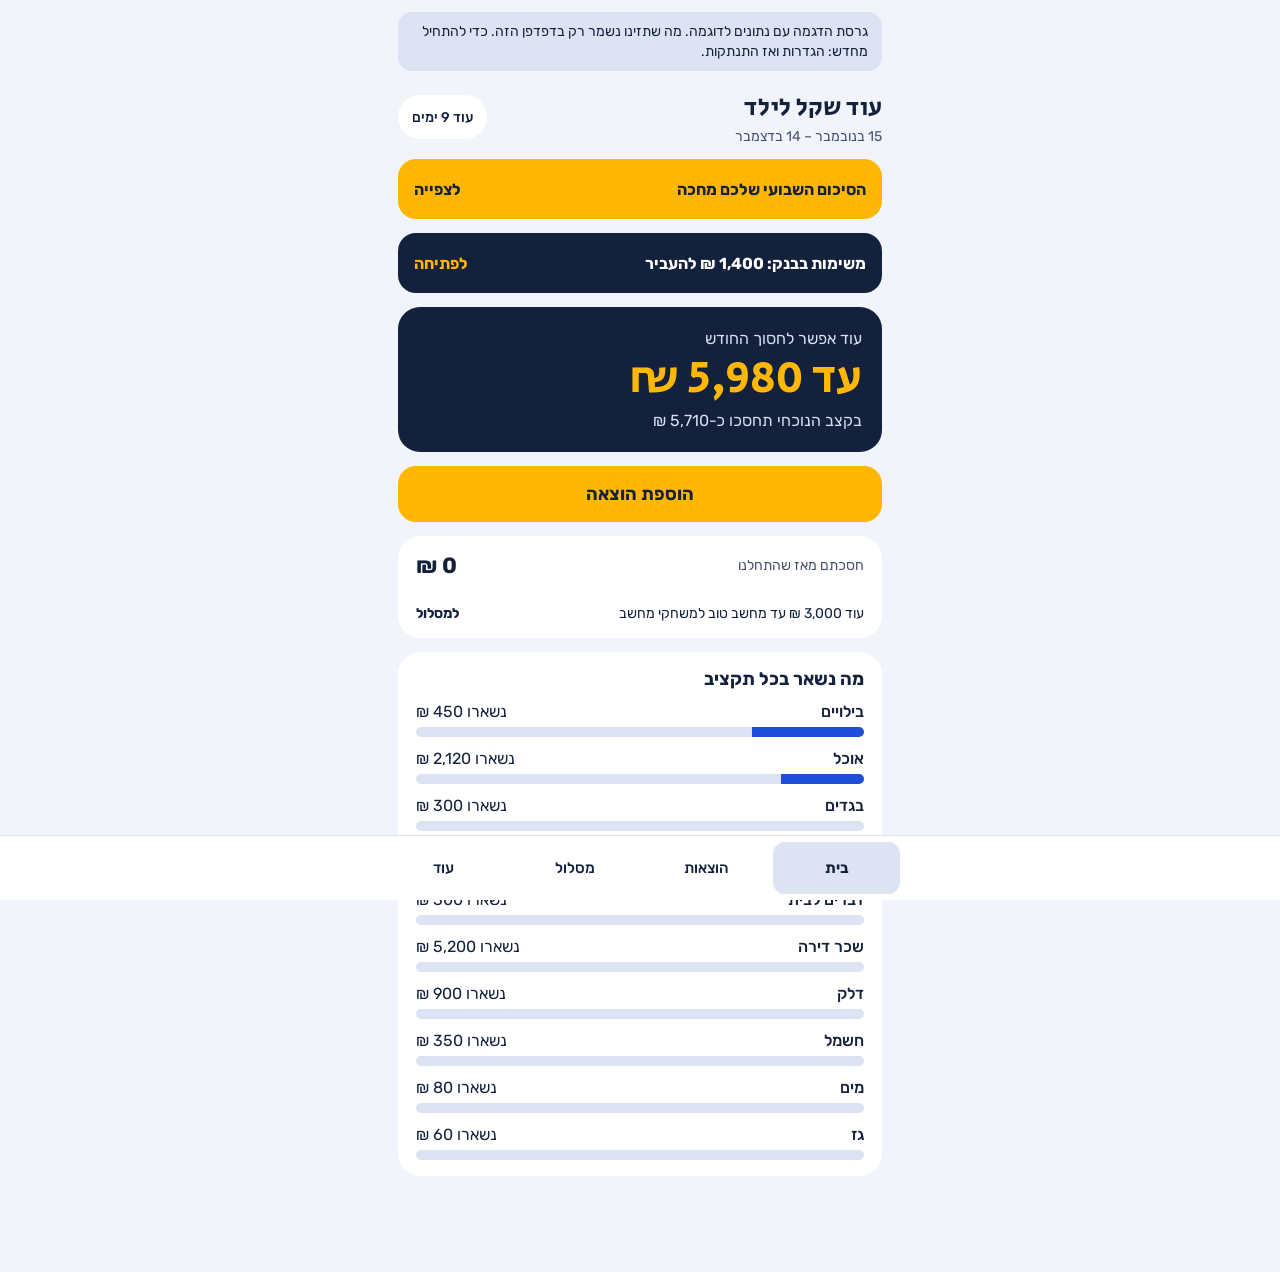
<file: demo.html>
<!doctype html>
<html lang="he" dir="rtl">
<head>
<meta charset="utf-8">
<meta name="viewport" content="width=device-width, initial-scale=1, viewport-fit=cover">
<title>עוד שקל לילד – הדגמה</title>
<meta name="theme-color" content="#14213D">
<meta name="robots" content="noindex">
<link rel="apple-touch-icon" href="icon-180.png">
<link href="https://fonts.googleapis.com/css2?family=Rubik:wght@400;500;700&family=Secular+One&display=swap" rel="stylesheet">
<link rel="stylesheet" href="style.css?v=6">
<script type="importmap">
{
  "imports": {
    "https://www.gstatic.com/firebasejs/11.0.2/firebase-app.js": "./demo/fake-app.js",
    "https://www.gstatic.com/firebasejs/11.0.2/firebase-auth.js": "./demo/fake-auth.js",
    "https://www.gstatic.com/firebasejs/11.0.2/firebase-firestore.js": "./demo/fake-firestore.js"
  }
}
</script>
</head>
<body>
  <p class="note" style="max-width:484px;margin:12px auto 0;width:calc(100% - 36px)">גרסת הדגמה עם נתונים לדוגמה. מה שתזינו נשמר רק בדפדפן הזה. כדי להתחיל מחדש: הגדרות ואז התנתקות.</p>
  <main id="app"><p class="quiet">טוען…</p></main>
  <nav class="nav" id="nav" hidden><div></div></nav>
  <div id="layer"></div>
  <script type="module" src="app.js?v=6"></script>
</body>
</html>
</file>
<file: style.css>
:root {
  --ink: #14213D; --ground: #F1F4FB; --card: #FFFFFF; --amber: #FFB703; --blue: #1F4FD8;
  --muted: #46516F; --line: #DDE3F2; --edge: #8290B3;
}
* { box-sizing: border-box; -webkit-tap-highlight-color: transparent; }
html { -webkit-text-size-adjust: 100%; }
body { margin: 0; background: var(--ground); color: var(--ink); font-family: Rubik, system-ui, -apple-system, sans-serif; font-size: 16px; }
h1, h2, h3, p { margin: 0; }
button, input, select { font: inherit; color: inherit; }
a { color: inherit; }
.display { font-family: "Secular One", Rubik, sans-serif; font-weight: 400; }
#app { max-width: 520px; min-height: 100dvh; margin: 0 auto; padding: max(18px, env(safe-area-inset-top)) 18px calc(96px + env(safe-area-inset-bottom)); display: flex; flex-direction: column; gap: 14px; }
.top { display: flex; justify-content: space-between; align-items: center; gap: 12px; }
.top h1 { font-size: 25px; }
.quiet { color: var(--muted); font-size: 14px; }
.pill { min-height: 44px; padding: 8px 14px; display: inline-flex; align-items: center; border: 0; border-radius: 22px; background: var(--card); font-size: 14px; font-weight: 500; }
.pill.line { border: 2px solid var(--blue); color: var(--blue); font-weight: 700; }
.card { padding: 16px 18px; border-radius: 22px; background: var(--card); display: flex; flex-direction: column; gap: 12px; }
.card h2 { font-size: 18px; }
.hero { padding: 22px 20px; border-radius: 22px; background: var(--ink); color: #FFF; display: flex; flex-direction: column; gap: 5px; }
.hero .soft { color: #D7DFF2; }
.hero .big { color: var(--amber); font-size: 46px; line-height: 1.15; }
.alert { width: 100%; min-height: 60px; padding: 10px 16px; display: flex; justify-content: space-between; align-items: center; gap: 12px; border: 0; border-radius: 18px; background: var(--amber); color: var(--ink); font-weight: 700; text-align: right; }
.note { padding: 10px 14px; border-radius: 14px; background: var(--line); font-size: 14px; line-height: 1.4; }
.row { width: 100%; padding: 0; border: 0; background: transparent; display: flex; justify-content: space-between; align-items: center; gap: 12px; text-align: right; }
.line-item { display: flex; flex-direction: column; gap: 6px; }
.line-item .name { font-weight: 500; }
.bar { height: 10px; border-radius: 5px; background: var(--line); overflow: hidden; }
.bar > div { height: 100%; background: var(--blue); }
.bar > div.full { background: var(--ink); }
.tabs { display: grid; grid-template-columns: repeat(3, minmax(0, 1fr)); gap: 4px; padding: 4px; border-radius: 16px; background: var(--line); }
.tabs button { min-height: 44px; border: 0; border-radius: 12px; background: transparent; font-size: 15px; font-weight: 700; }
.tabs button.on { background: var(--ink); color: #FFF; }
.chips { display: grid; grid-template-columns: repeat(2, minmax(0, 1fr)); gap: 10px; }
.chip { min-height: 52px; padding: 6px; border: 2px solid var(--edge); border-radius: 14px; background: var(--card); font-weight: 500; }
.chip.on { border-color: var(--blue); background: var(--blue); color: #FFF; font-weight: 700; }
.field { display: flex; flex-direction: column; gap: 6px; }
.field label { font-weight: 700; font-size: 15px; }
.input { width: 100%; min-height: 48px; padding: 10px 12px; border: 2px solid var(--edge); border-radius: 12px; background: var(--card); font-size: 16px; }
textarea.input { min-height: 180px; direction: ltr; font-family: ui-monospace, monospace; font-size: 13px; }
.amount { align-items: center; padding: 18px; }
.amount input { width: 170px; border: 0; border-bottom: 3px solid var(--blue); border-radius: 0; background: transparent; font-family: "Secular One", Rubik, sans-serif; font-size: 48px; text-align: center; }
.amount input:focus { outline: none; }
.primary { width: 100%; min-height: 56px; border: 0; border-radius: 18px; background: var(--amber); color: var(--ink); font-size: 18px; font-weight: 700; }
.primary:disabled { background: var(--line); color: var(--muted); }
.secondary { width: 100%; min-height: 48px; border: 0; border-radius: 16px; background: var(--card); font-weight: 500; }
.dashed { width: 100%; min-height: 50px; border: 2px dashed var(--blue); border-radius: 14px; background: var(--card); color: var(--blue); font-weight: 700; }
.list { display: flex; flex-direction: column; }
.list .row { min-height: 56px; padding: 7px 0; border-bottom: 1px solid var(--line); }
.list .row:last-child { border-bottom: 0; }
.stack { display: flex; flex-direction: column; gap: 2px; }
.small { font-size: 13px; color: var(--muted); }
.nav { position: fixed; bottom: 0; left: 0; right: 0; z-index: 5; background: var(--card); border-top: 1px solid var(--line); padding: 6px 8px calc(6px + env(safe-area-inset-bottom)); display: flex; justify-content: center; }
.nav > div { width: 100%; max-width: 520px; display: grid; grid-template-columns: repeat(4, minmax(0, 1fr)); gap: 4px; }
.nav button { min-height: 52px; border: 0; border-radius: 12px; background: transparent; font-size: 15px; font-weight: 500; }
.nav button.on { background: var(--line); font-weight: 700; }
.overlay { position: fixed; inset: 0; z-index: 10; padding: 18px; background: rgba(20, 33, 61, .72); display: flex; align-items: center; justify-content: center; }
.dialog { width: 100%; max-width: 460px; max-height: 88dvh; overflow: auto; padding: 20px; border-radius: 22px; background: var(--card); display: flex; flex-direction: column; gap: 12px; }
.dialog h2 { font-size: 23px; line-height: 1.25; }
.option { width: 100%; min-height: 64px; padding: 8px 14px; border: 3px solid var(--line); border-radius: 16px; background: var(--card); display: flex; justify-content: space-between; align-items: center; gap: 10px; text-align: right; }
.option.on { border-color: var(--blue); }
.toast { position: fixed; z-index: 20; left: 18px; right: 18px; bottom: calc(82px + env(safe-area-inset-bottom)); max-width: 484px; margin: 0 auto; padding: 12px 16px; border-radius: 14px; background: var(--ink); color: #FFF; display: flex; justify-content: space-between; align-items: center; gap: 12px; }
.toast button { min-height: 40px; padding: 0 8px; border: 0; background: transparent; color: var(--amber); font-weight: 700; }
details.group { border-radius: 18px; background: var(--card); }
details.group summary { min-height: 56px; padding: 8px 18px; display: flex; justify-content: space-between; align-items: center; gap: 12px; font-weight: 700; list-style: none; cursor: pointer; }
details.group summary::-webkit-details-marker { display: none; }
details.group summary::after { content: "+"; color: var(--blue); font-size: 22px; }
details.group[open] summary::after { content: "−"; }
details.group summary .sum { margin-inline-start: auto; font-weight: 500; }
details.group .list { padding: 0 18px 8px; }
.center { min-height: 80dvh; justify-content: center; }
.error { font-size: 14px; direction: ltr; text-align: left; overflow-wrap: anywhere; }
[hidden] { display: none !important; }

.story { position: fixed; inset: 0; z-index: 30; padding: max(16px, env(safe-area-inset-top)) 20px max(20px, env(safe-area-inset-bottom)); display: flex; flex-direction: column; gap: 16px; overflow: hidden; transition: background .3s; }
.story-bars { display: grid; grid-auto-flow: column; grid-auto-columns: 1fr; gap: 5px; }
.story-bars span { height: 5px; border-radius: 3px; }
.story-body { flex: 1; display: flex; flex-direction: column; align-items: center; justify-content: center; gap: 16px; text-align: center; }
.story-body h1 { margin: 0; line-height: 1.15; }
.story-actions { position: relative; z-index: 3; display: flex; flex-direction: column; gap: 10px; }
.story-tap { position: absolute; top: 40px; bottom: 140px; border: 0; background: transparent; z-index: 2; }
.story-tap.prev { right: 0; width: 35%; }
.story-tap.next { left: 0; width: 65%; }
.story-close { position: absolute; z-index: 4; top: max(30px, calc(env(safe-area-inset-top) + 14px)); left: 16px; width: 44px; height: 44px; border: 0; border-radius: 22px; background: rgba(255,255,255,.25); color: inherit; font-size: 18px; }
@keyframes rise { from { opacity: 0; transform: translateY(22px); } to { opacity: 1; transform: none; } }
@keyframes pop { 0% { opacity: 0; transform: scale(.6); } 70% { opacity: 1; transform: scale(1.08); } 100% { opacity: 1; transform: scale(1); } }
@keyframes bob { 0%, 100% { transform: translateY(0); } 50% { transform: translateY(-10px); } }
@keyframes grow { from { width: 0; } to { width: var(--w); } }
.rise { animation: rise .6s ease-out both; }
.rise2 { animation: rise .6s ease-out .2s both; }
.rise3 { animation: rise .6s ease-out .4s both; }
.pop { animation: pop .7s ease-out both; }
.bob { animation: bob 2.6s ease-in-out .7s infinite; display: inline-block; }
.grow { width: var(--w); animation: grow 1.2s ease-out .3s both; }
@media (prefers-reduced-motion: reduce) { .rise, .rise2, .rise3, .pop, .bob, .grow { animation: none; } }
.secondary { color: var(--ink); }
.row.card { background: var(--card); padding: 16px 18px; border-radius: 22px; flex-direction: row; text-align: right; border: 0; font: inherit; color: inherit; }
</file>
